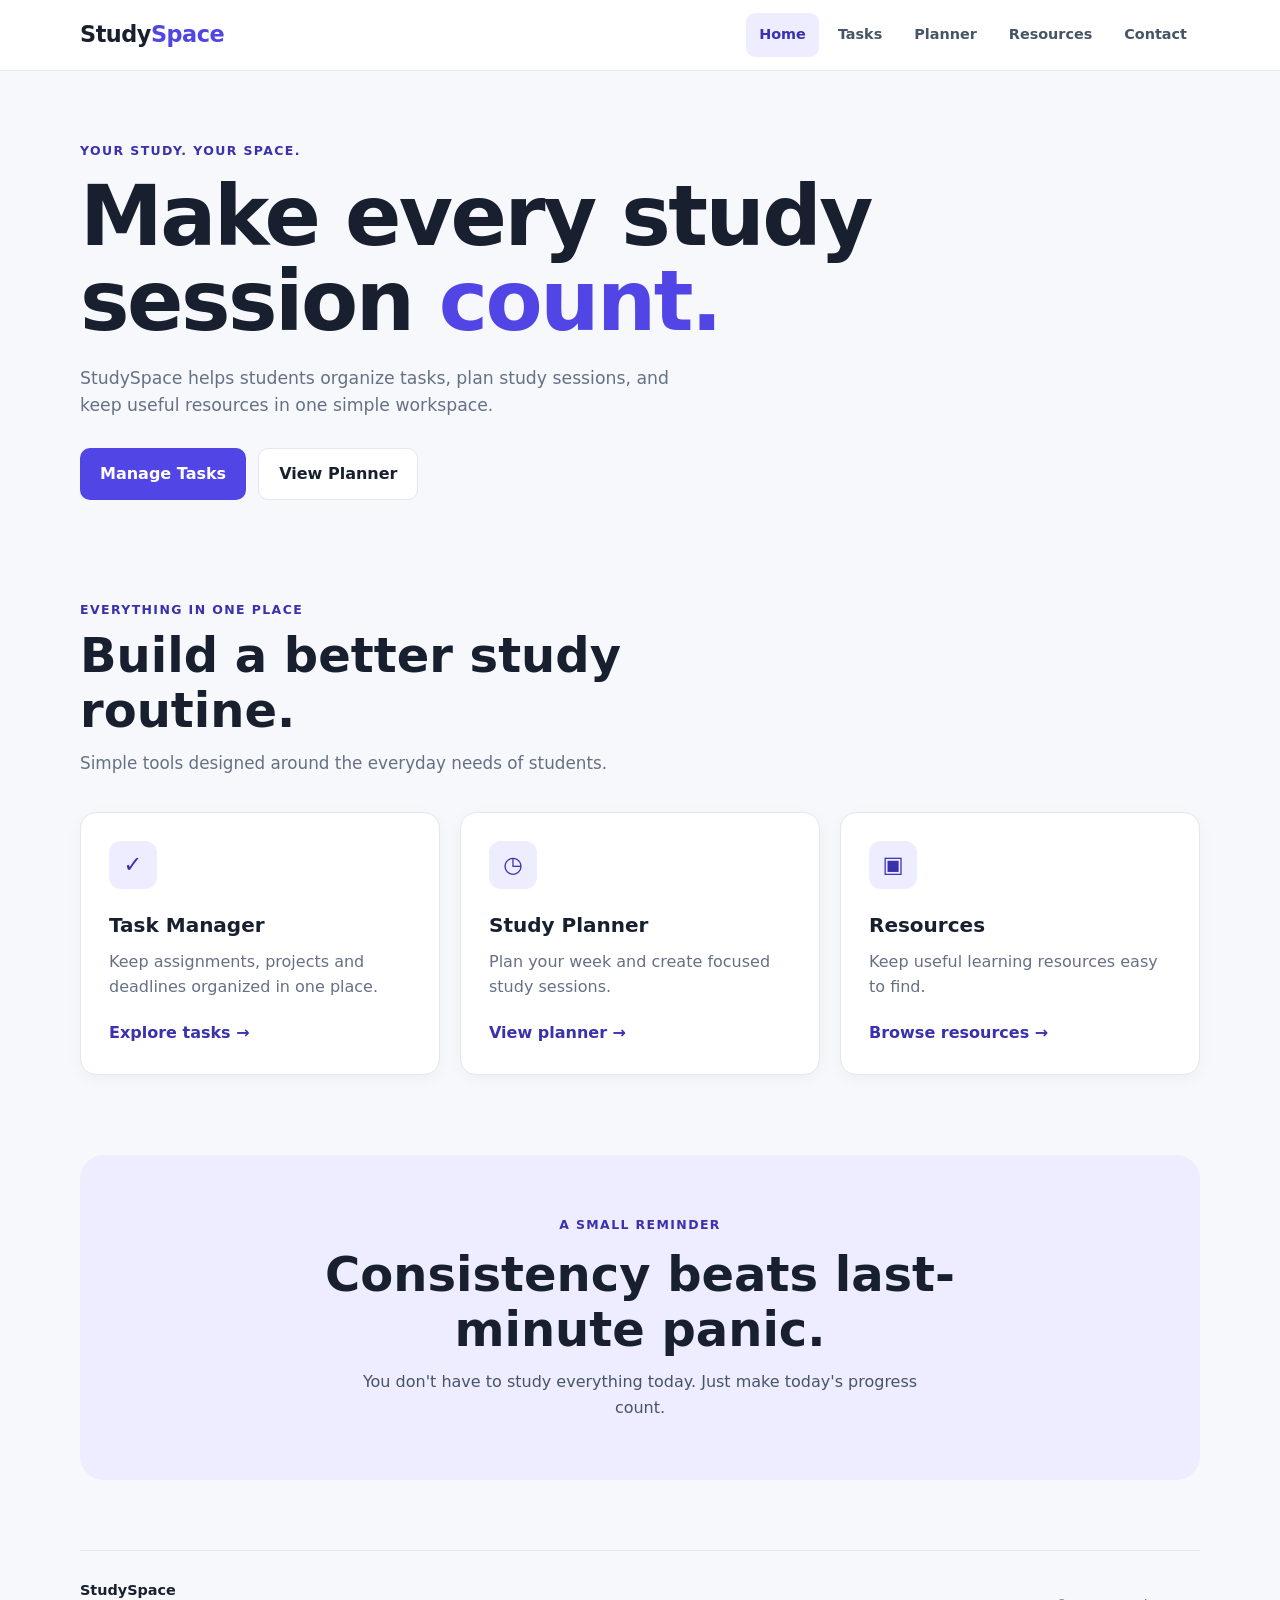
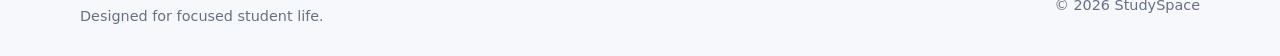
<file: index.html>
<!DOCTYPE html>
<html lang="en">

<head>
    <meta charset="UTF-8">

    <meta
        name="viewport"
        content="width=device-width, initial-scale=1.0"
    >

    <meta
        name="description"
        content="StudySpace is a responsive and accessible student productivity dashboard."
    >

    <title>StudySpace | Student Productivity</title>

    <link rel="stylesheet" href="css/style.css">
</head>

<body>

    <!-- Skip link for keyboard users -->
    <a
        class="skip-link"
        href="#main-content"
    >
        Skip to main content
    </a>


    <!-- ================= HEADER ================= -->

    <header class="site-header">

        <nav
            class="navbar"
            aria-label="Main navigation"
        >

            <a
                class="logo"
                href="index.html"
                aria-label="StudySpace home"
            >
                Study<span>Space</span>
            </a>


            <button
                class="menu-toggle"
                type="button"
                aria-expanded="false"
                aria-controls="nav-menu"
                aria-label="Open navigation menu"
            >
                ☰
            </button>


            <ul
                class="nav-menu"
                id="nav-menu"
            >

                <li>
                    <a
                        class="active"
                        href="index.html"
                        aria-current="page"
                    >
                        Home
                    </a>
                </li>

                <li>
                    <a href="tasks.html">
                        Tasks
                    </a>
                </li>

                <li>
                    <a href="planner.html">
                        Planner
                    </a>
                </li>

                <li>
                    <a href="resources.html">
                        Resources
                    </a>
                </li>

                <li>
                    <a href="contact.html">
                        Contact
                    </a>
                </li>

            </ul>

        </nav>

    </header>


    <!-- ================= MAIN ================= -->

    <main id="main-content">


        <!-- Hero Section -->

        <section class="hero section">

            <div class="hero-content">

                <p class="eyebrow">
                    YOUR STUDY. YOUR SPACE.
                </p>


                <h1>
                    Make every study session
                    <span>count.</span>
                </h1>


                <p class="hero-text">
                    StudySpace helps students organize tasks,
                    plan study sessions, and keep useful resources
                    in one simple workspace.
                </p>


                <div class="hero-actions">

                    <a
                        class="btn btn-primary"
                        href="tasks.html"
                    >
                        Manage Tasks
                    </a>


                    <a
                        class="btn btn-secondary"
                        href="planner.html"
                    >
                        View Planner
                    </a>

                </div>

            </div>

        </section>



        <!-- ================= FEATURES ================= -->

        <section
            class="section"
            aria-labelledby="features-title"
        >

            <div class="section-heading">

                <p class="eyebrow">
                    EVERYTHING IN ONE PLACE
                </p>


                <h2 id="features-title">
                    Build a better study routine.
                </h2>


                <p>
                    Simple tools designed around the everyday
                    needs of students.
                </p>

            </div>


            <div class="feature-grid">


                <!-- Task Manager -->

                <article class="feature-card">

                    <div
                        class="feature-icon"
                        aria-hidden="true"
                    >
                        ✓
                    </div>


                    <h3>
                        Task Manager
                    </h3>


                    <p>
                        Keep assignments, projects and deadlines
                        organized in one place.
                    </p>


                    <a href="tasks.html">
                        Explore tasks →
                    </a>

                </article>



                <!-- Study Planner -->

                <article class="feature-card">

                    <div
                        class="feature-icon"
                        aria-hidden="true"
                    >
                        ◷
                    </div>


                    <h3>
                        Study Planner
                    </h3>


                    <p>
                        Plan your week and create focused
                        study sessions.
                    </p>


                    <a href="planner.html">
                        View planner →
                    </a>

                </article>



                <!-- Resources -->

                <article class="feature-card">

                    <div
                        class="feature-icon"
                        aria-hidden="true"
                    >
                        ▣
                    </div>


                    <h3>
                        Resources
                    </h3>


                    <p>
                        Keep useful learning resources
                        easy to find.
                    </p>


                    <a href="resources.html">
                        Browse resources →
                    </a>

                </article>

            </div>

        </section>



        <!-- ================= QUOTE ================= -->

        <section
            class="section quote-section"
            aria-labelledby="quote-title"
        >

            <div class="quote-card">

                <p class="eyebrow">
                    A SMALL REMINDER
                </p>


                <h2 id="quote-title">
                    Consistency beats last-minute panic.
                </h2>


                <p>
                    You don't have to study everything today.
                    Just make today's progress count.
                </p>

            </div>

        </section>

    </main>



    <!-- ================= FOOTER ================= -->

    <footer class="site-footer">

        <div>

            <strong>
                StudySpace
            </strong>


            <p>
                Designed for focused student life.
            </p>

        </div>


        <p>
            © 2026 StudySpace
        </p>

    </footer>


    <script src="js/main.js"></script>

</body>

</html>
</file>
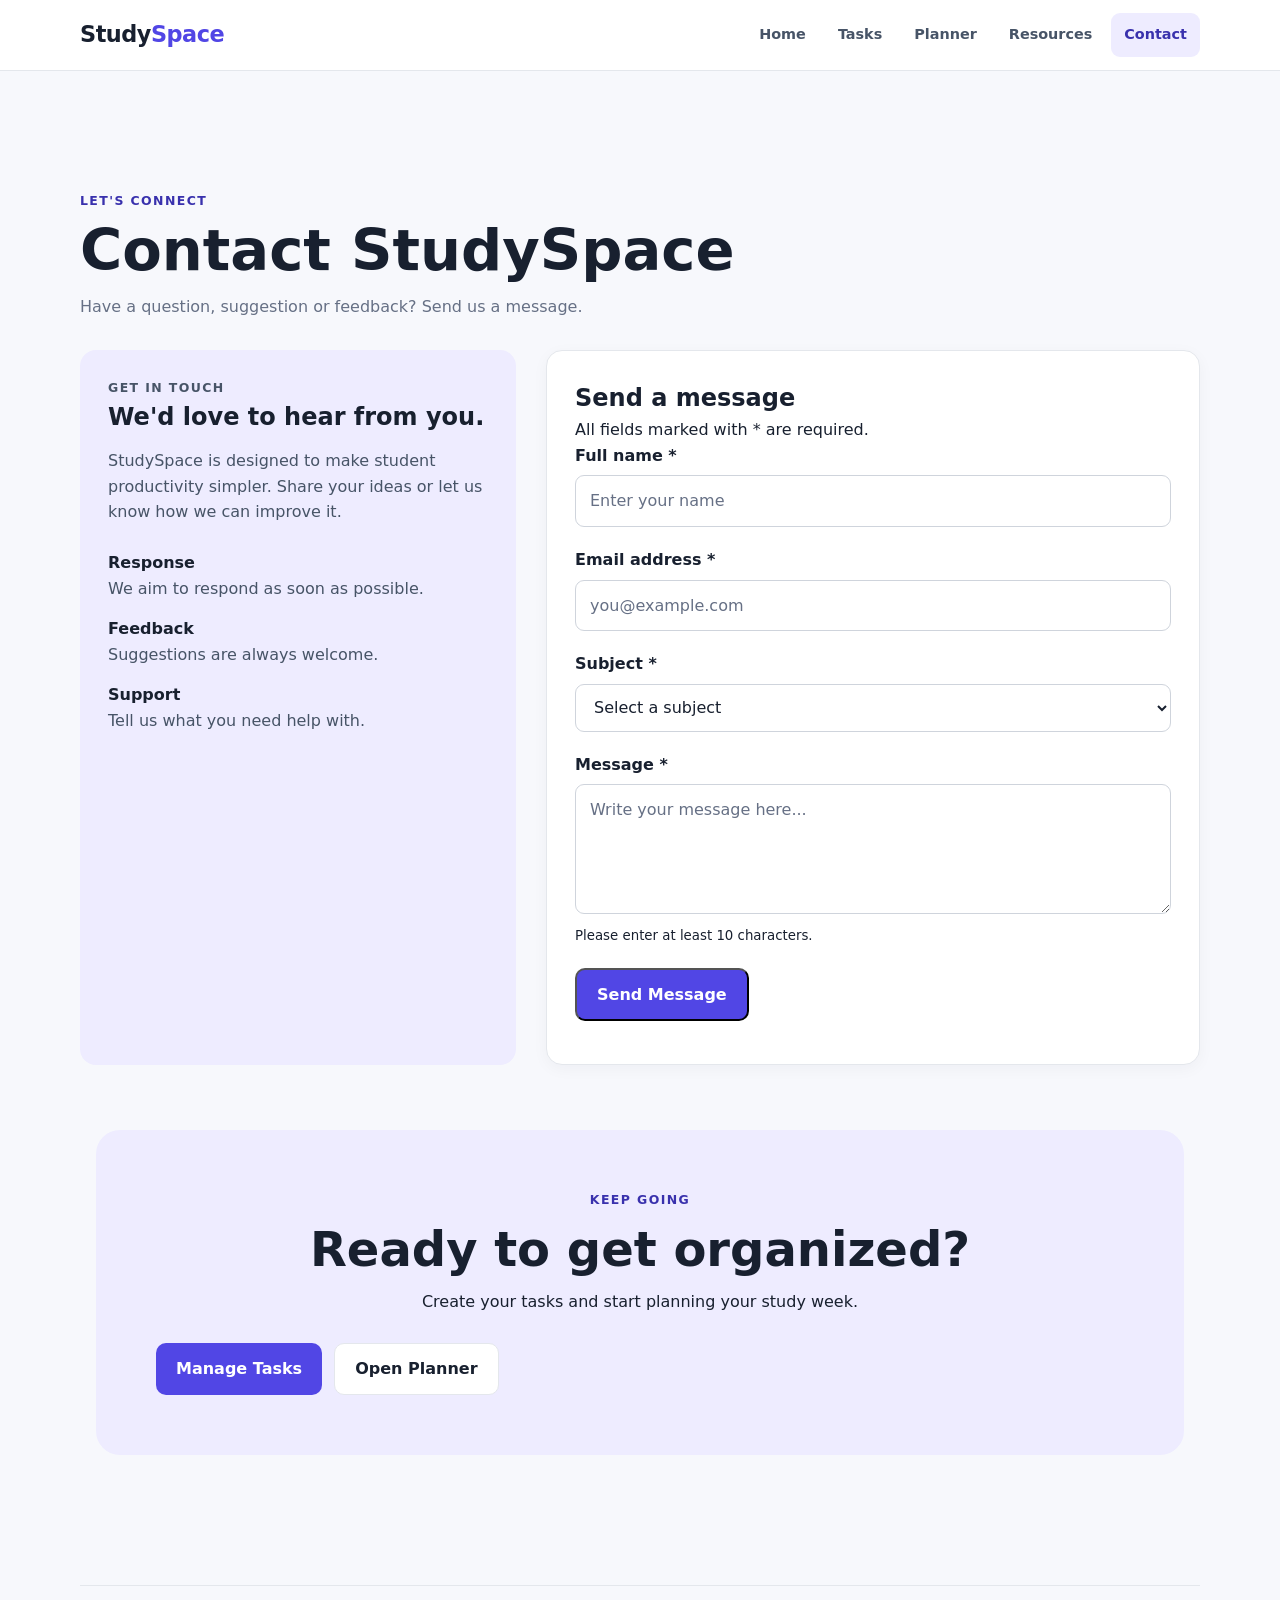
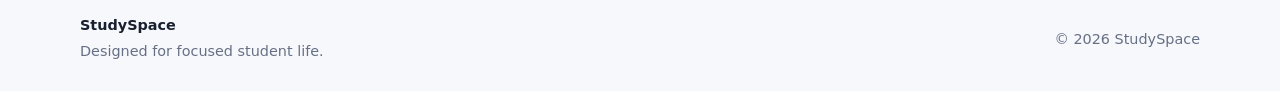
<file: contact.html>
<!DOCTYPE html>
<html lang="en">

<head>
    <meta charset="UTF-8">

    <meta
        name="viewport"
        content="width=device-width, initial-scale=1.0"
    >

    <meta
        name="description"
        content="Contact StudySpace with questions, suggestions or feedback."
    >

    <title>Contact | StudySpace</title>

    <link rel="stylesheet" href="css/style.css">
</head>

<body>

    <!-- Skip navigation -->
    <a class="skip-link" href="#main-content">
        Skip to main content
    </a>


    <!-- Header -->
    <header class="site-header">

        <nav
            class="navbar"
            aria-label="Main navigation"
        >

            <a
                class="logo"
                href="index.html"
                aria-label="StudySpace home"
            >
                Study<span>Space</span>
            </a>


            <button
                class="menu-toggle"
                type="button"
                aria-expanded="false"
                aria-controls="nav-menu"
                aria-label="Open navigation menu"
            >
                ☰
            </button>


            <ul
                class="nav-menu"
                id="nav-menu"
            >

                <li>
                    <a href="index.html">
                        Home
                    </a>
                </li>

                <li>
                    <a href="tasks.html">
                        Tasks
                    </a>
                </li>

                <li>
                    <a href="planner.html">
                        Planner
                    </a>
                </li>

                <li>
                    <a href="resources.html">
                        Resources
                    </a>
                </li>

                <li>
                    <a
                        class="active"
                        href="contact.html"
                        aria-current="page"
                    >
                        Contact
                    </a>
                </li>

            </ul>

        </nav>

    </header>


    <!-- Main content -->
    <main id="main-content">

        <section class="section">

            <!-- Page heading -->
            <div class="page-header">

                <p class="eyebrow">
                    LET'S CONNECT
                </p>

                <h1>
                    Contact StudySpace
                </h1>

                <p>
                    Have a question, suggestion or feedback?
                    Send us a message.
                </p>

            </div>


            <!-- Contact content -->
            <section
                class="contact-grid"
                aria-label="Contact information and form"
            >

                <!-- Information -->
                <div class="contact-info">

                    <p class="eyebrow">
                        GET IN TOUCH
                    </p>

                    <h2>
                        We'd love to hear from you.
                    </h2>

                    <p>
                        StudySpace is designed to make student
                        productivity simpler. Share your ideas
                        or let us know how we can improve it.
                    </p>


                    <div class="contact-details">

                        <div>
                            <strong>
                                Response
                            </strong>

                            <span>
                                We aim to respond as soon as possible.
                            </span>
                        </div>


                        <div>
                            <strong>
                                Feedback
                            </strong>

                            <span>
                                Suggestions are always welcome.
                            </span>
                        </div>


                        <div>
                            <strong>
                                Support
                            </strong>

                            <span>
                                Tell us what you need help with.
                            </span>
                        </div>

                    </div>

                </div>


                <!-- Form -->
                <div class="card">

                    <h2>
                        Send a message
                    </h2>

                    <p>
                        All fields marked with
                        <span aria-hidden="true">*</span>
                        are required.
                    </p>


                    <form
                        id="contact-form"
                        novalidate
                    >

                        <!-- Name -->
                        <div class="form-group">

                            <label for="name">
                                Full name
                                <span aria-hidden="true">*</span>
                            </label>

                            <input
                                type="text"
                                id="name"
                                name="name"
                                placeholder="Enter your name"
                                autocomplete="name"
                                required
                                minlength="2"
                                maxlength="60"
                                aria-describedby="name-error"
                            >

                            <span
                                class="error-message"
                                id="name-error"
                                role="alert"
                            ></span>

                        </div>


                        <!-- Email -->
                        <div class="form-group">

                            <label for="email">
                                Email address
                                <span aria-hidden="true">*</span>
                            </label>

                            <input
                                type="email"
                                id="email"
                                name="email"
                                placeholder="you@example.com"
                                autocomplete="email"
                                required
                                aria-describedby="email-error"
                            >

                            <span
                                class="error-message"
                                id="email-error"
                                role="alert"
                            ></span>

                        </div>


                        <!-- Subject -->
                        <div class="form-group">

                            <label for="subject">
                                Subject
                                <span aria-hidden="true">*</span>
                            </label>

                            <select
                                id="subject"
                                name="subject"
                                required
                                aria-describedby="subject-error"
                            >

                                <option value="">
                                    Select a subject
                                </option>

                                <option value="feedback">
                                    Feedback
                                </option>

                                <option value="suggestion">
                                    Suggestion
                                </option>

                                <option value="support">
                                    Support
                                </option>

                                <option value="other">
                                    Other
                                </option>

                            </select>

                            <span
                                class="error-message"
                                id="subject-error"
                                role="alert"
                            ></span>

                        </div>


                        <!-- Message -->
                        <div class="form-group">

                            <label for="message">
                                Message
                                <span aria-hidden="true">*</span>
                            </label>

                            <textarea
                                id="message"
                                name="message"
                                placeholder="Write your message here..."
                                required
                                minlength="10"
                                maxlength="500"
                                aria-describedby="message-help message-error"
                            ></textarea>

                            <small id="message-help">
                                Please enter at least 10 characters.
                            </small>

                            <span
                                class="error-message"
                                id="message-error"
                                role="alert"
                            ></span>

                        </div>


                        <!-- Submit -->
                        <button
                            class="btn btn-primary"
                            type="submit"
                        >
                            Send Message
                        </button>


                        <!-- Accessible status -->
                        <p
                            id="contact-status"
                            class="success-message"
                            role="status"
                            aria-live="polite"
                        ></p>

                    </form>

                </div>

            </section>


            <!-- Bottom navigation -->
            <section
                class="section"
                aria-labelledby="next-step-title"
            >

                <div class="quote-card">

                    <p class="eyebrow">
                        KEEP GOING
                    </p>

                    <h2 id="next-step-title">
                        Ready to get organized?
                    </h2>

                    <p>
                        Create your tasks and start planning
                        your study week.
                    </p>


                    <div class="hero-actions">

                        <a
                            class="btn btn-primary"
                            href="tasks.html"
                        >
                            Manage Tasks
                        </a>

                        <a
                            class="btn btn-secondary"
                            href="planner.html"
                        >
                            Open Planner
                        </a>

                    </div>

                </div>

            </section>

        </section>

    </main>


    <!-- Footer -->
    <footer class="site-footer">

        <div>

            <strong>
                StudySpace
            </strong>

            <p>
                Designed for focused student life.
            </p>

        </div>

        <p>
            © 2026 StudySpace
        </p>

    </footer>


    <!-- JavaScript -->
    <script src="js/main.js"></script>
    <script src="js/contact.js"></script>

</body>

</html>
</file>
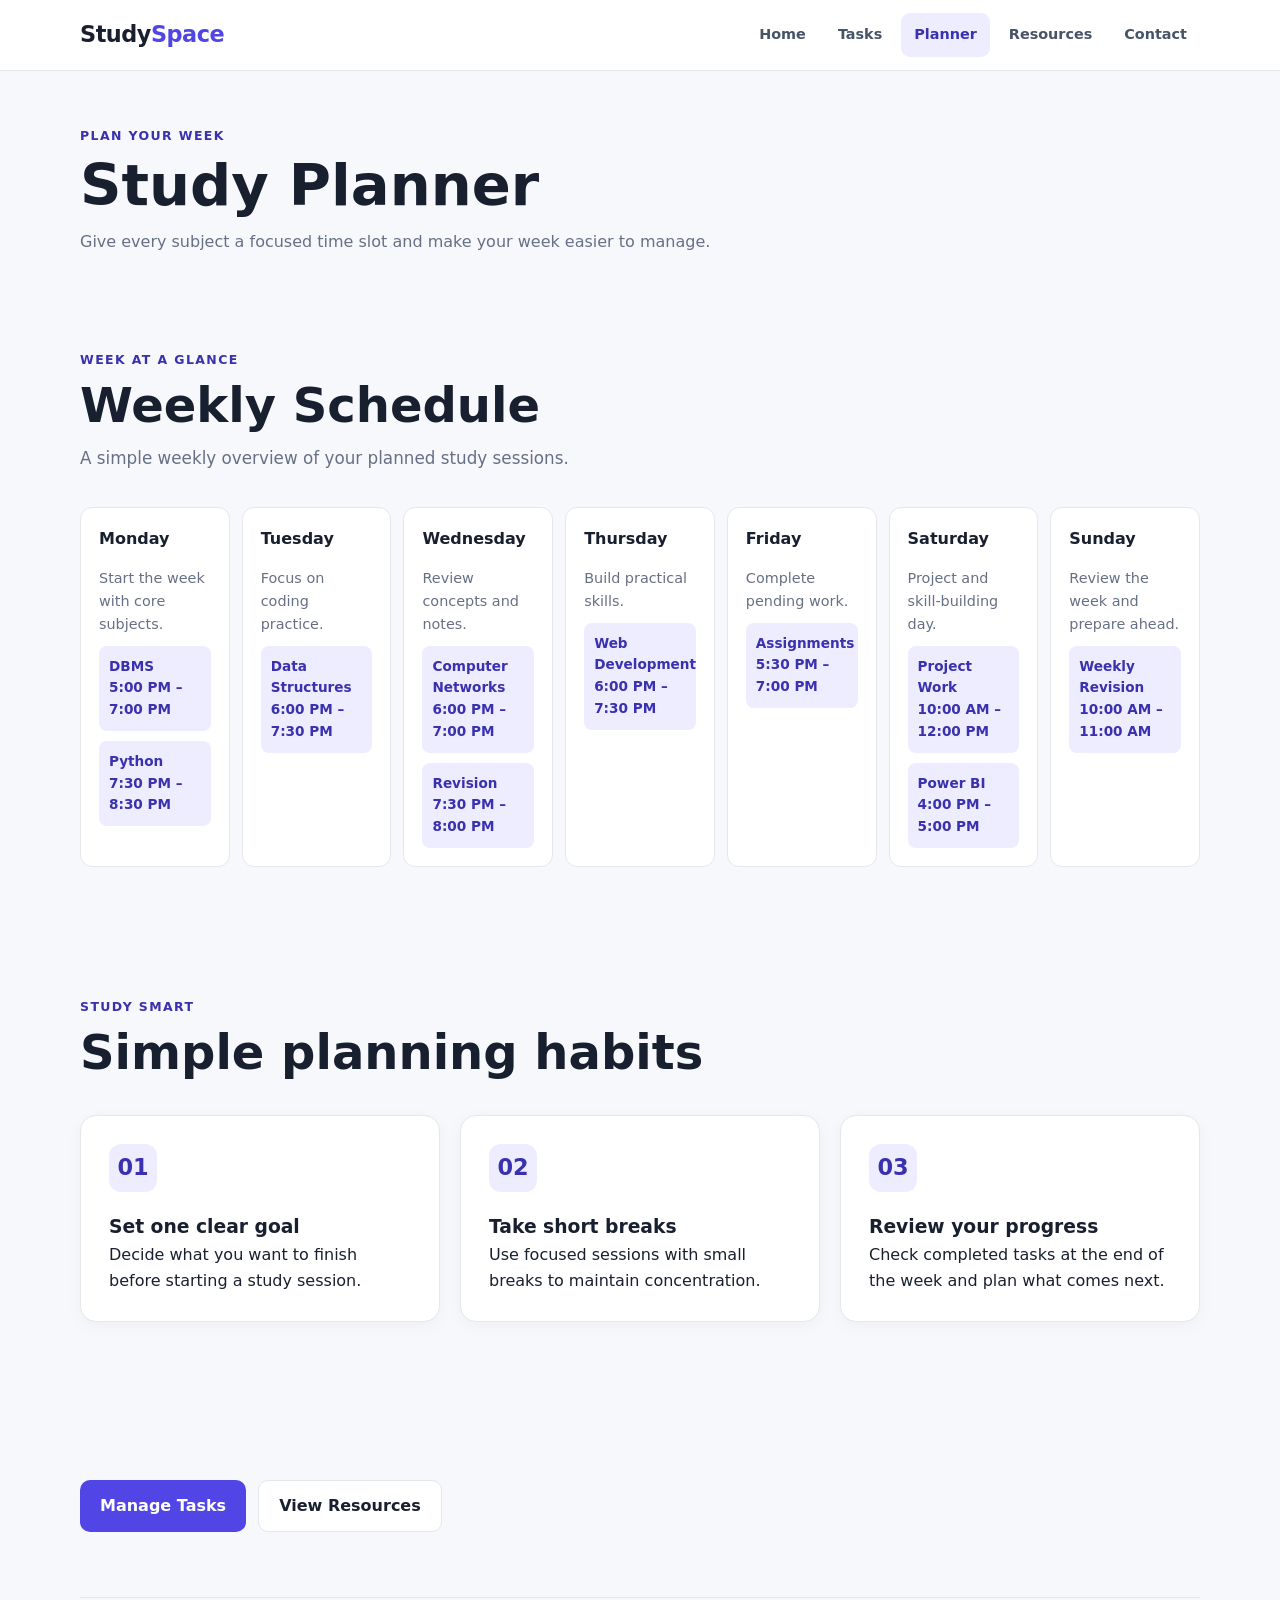
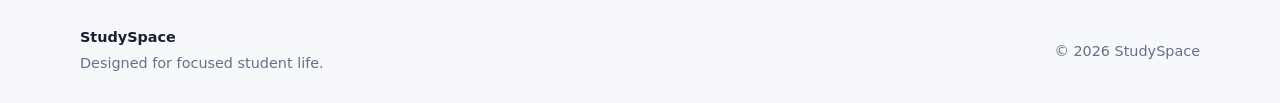
<file: planner.html>
<!DOCTYPE html>
<html lang="en">

<head>

    <meta charset="UTF-8">

    <meta
        name="viewport"
        content="width=device-width, initial-scale=1.0"
    >

    <meta
        name="description"
        content="StudySpace weekly study planner for students."
    >

    <title>Study Planner | StudySpace</title>

    <link rel="stylesheet" href="css/style.css">

</head>


<body>

    <!-- Skip link -->

    <a
        class="skip-link"
        href="#main-content"
    >
        Skip to main content
    </a>


    <!-- ================= HEADER ================= -->

    <header class="site-header">

        <nav
            class="navbar"
            aria-label="Main navigation"
        >

            <a
                class="logo"
                href="index.html"
                aria-label="StudySpace home"
            >
                Study<span>Space</span>
            </a>


            <button
                class="menu-toggle"
                type="button"
                aria-expanded="false"
                aria-controls="nav-menu"
                aria-label="Open navigation menu"
            >
                ☰
            </button>


            <ul
                class="nav-menu"
                id="nav-menu"
            >

                <li>
                    <a href="index.html">
                        Home
                    </a>
                </li>


                <li>
                    <a href="tasks.html">
                        Tasks
                    </a>
                </li>


                <li>
                    <a
                        class="active"
                        href="planner.html"
                        aria-current="page"
                    >
                        Planner
                    </a>
                </li>


                <li>
                    <a href="resources.html">
                        Resources
                    </a>
                </li>


                <li>
                    <a href="contact.html">
                        Contact
                    </a>
                </li>

            </ul>

        </nav>

    </header>


    <!-- ================= MAIN ================= -->

    <main id="main-content">


        <!-- Page heading -->

        <section class="section page-header">

            <p class="eyebrow">
                PLAN YOUR WEEK
            </p>


            <h1>
                Study Planner
            </h1>


            <p>
                Give every subject a focused time slot and
                make your week easier to manage.
            </p>

        </section>



        <!-- ================= WEEKLY SCHEDULE ================= -->

        <section
            class="section"
            aria-labelledby="schedule-title"
        >

            <div class="section-heading">

                <p class="eyebrow">
                    WEEK AT A GLANCE
                </p>


                <h2 id="schedule-title">
                    Weekly Schedule
                </h2>


                <p>
                    A simple weekly overview of your planned
                    study sessions.
                </p>

            </div>


            <div class="schedule-grid">


                <!-- Monday -->

                <article class="schedule-day">

                    <h3>
                        Monday
                    </h3>


                    <p>
                        Start the week with core subjects.
                    </p>


                    <div class="study-block">
                        DBMS<br>
                        5:00 PM – 7:00 PM
                    </div>


                    <div class="study-block">
                        Python<br>
                        7:30 PM – 8:30 PM
                    </div>

                </article>



                <!-- Tuesday -->

                <article class="schedule-day">

                    <h3>
                        Tuesday
                    </h3>


                    <p>
                        Focus on coding practice.
                    </p>


                    <div class="study-block">
                        Data Structures<br>
                        6:00 PM – 7:30 PM
                    </div>

                </article>



                <!-- Wednesday -->

                <article class="schedule-day">

                    <h3>
                        Wednesday
                    </h3>


                    <p>
                        Review concepts and notes.
                    </p>


                    <div class="study-block">
                        Computer Networks<br>
                        6:00 PM – 7:00 PM
                    </div>


                    <div class="study-block">
                        Revision<br>
                        7:30 PM – 8:00 PM
                    </div>

                </article>



                <!-- Thursday -->

                <article class="schedule-day">

                    <h3>
                        Thursday
                    </h3>


                    <p>
                        Build practical skills.
                    </p>


                    <div class="study-block">
                        Web Development<br>
                        6:00 PM – 7:30 PM
                    </div>

                </article>



                <!-- Friday -->

                <article class="schedule-day">

                    <h3>
                        Friday
                    </h3>


                    <p>
                        Complete pending work.
                    </p>


                    <div class="study-block">
                        Assignments<br>
                        5:30 PM – 7:00 PM
                    </div>

                </article>



                <!-- Saturday -->

                <article class="schedule-day">

                    <h3>
                        Saturday
                    </h3>


                    <p>
                        Project and skill-building day.
                    </p>


                    <div class="study-block">
                        Project Work<br>
                        10:00 AM – 12:00 PM
                    </div>


                    <div class="study-block">
                        Power BI<br>
                        4:00 PM – 5:00 PM
                    </div>

                </article>



                <!-- Sunday -->

                <article class="schedule-day">

                    <h3>
                        Sunday
                    </h3>


                    <p>
                        Review the week and prepare ahead.
                    </p>


                    <div class="study-block">
                        Weekly Revision<br>
                        10:00 AM – 11:00 AM
                    </div>

                </article>

            </div>

        </section>



        <!-- ================= STUDY TIPS ================= -->

        <section
            class="section"
            aria-labelledby="tips-title"
        >

            <div class="section-heading">

                <p class="eyebrow">
                    STUDY SMART
                </p>


                <h2 id="tips-title">
                    Simple planning habits
                </h2>

            </div>


            <div class="schedule-tips">


                <!-- Tip 1 -->

                <article class="card">

                    <div
                        class="feature-icon"
                        aria-hidden="true"
                    >
                        01
                    </div>


                    <h3>
                        Set one clear goal
                    </h3>


                    <p>
                        Decide what you want to finish before
                        starting a study session.
                    </p>

                </article>



                <!-- Tip 2 -->

                <article class="card">

                    <div
                        class="feature-icon"
                        aria-hidden="true"
                    >
                        02
                    </div>


                    <h3>
                        Take short breaks
                    </h3>


                    <p>
                        Use focused sessions with small breaks
                        to maintain concentration.
                    </p>

                </article>



                <!-- Tip 3 -->

                <article class="card">

                    <div
                        class="feature-icon"
                        aria-hidden="true"
                    >
                        03
                    </div>


                    <h3>
                        Review your progress
                    </h3>


                    <p>
                        Check completed tasks at the end of the
                        week and plan what comes next.
                    </p>

                </article>

            </div>

        </section>



        <!-- ================= ACTIONS ================= -->

        <section
            class="section"
            aria-label="Planner navigation"
        >

            <div class="hero-actions">

                <a
                    class="btn btn-primary"
                    href="tasks.html"
                >
                    Manage Tasks
                </a>


                <a
                    class="btn btn-secondary"
                    href="resources.html"
                >
                    View Resources
                </a>

            </div>

        </section>

    </main>



    <!-- ================= FOOTER ================= -->

    <footer class="site-footer">

        <div>

            <strong>
                StudySpace
            </strong>


            <p>
                Designed for focused student life.
            </p>

        </div>


        <p>
            © 2026 StudySpace
        </p>

    </footer>


    <script src="js/main.js"></script>

</body>

</html>
</file>
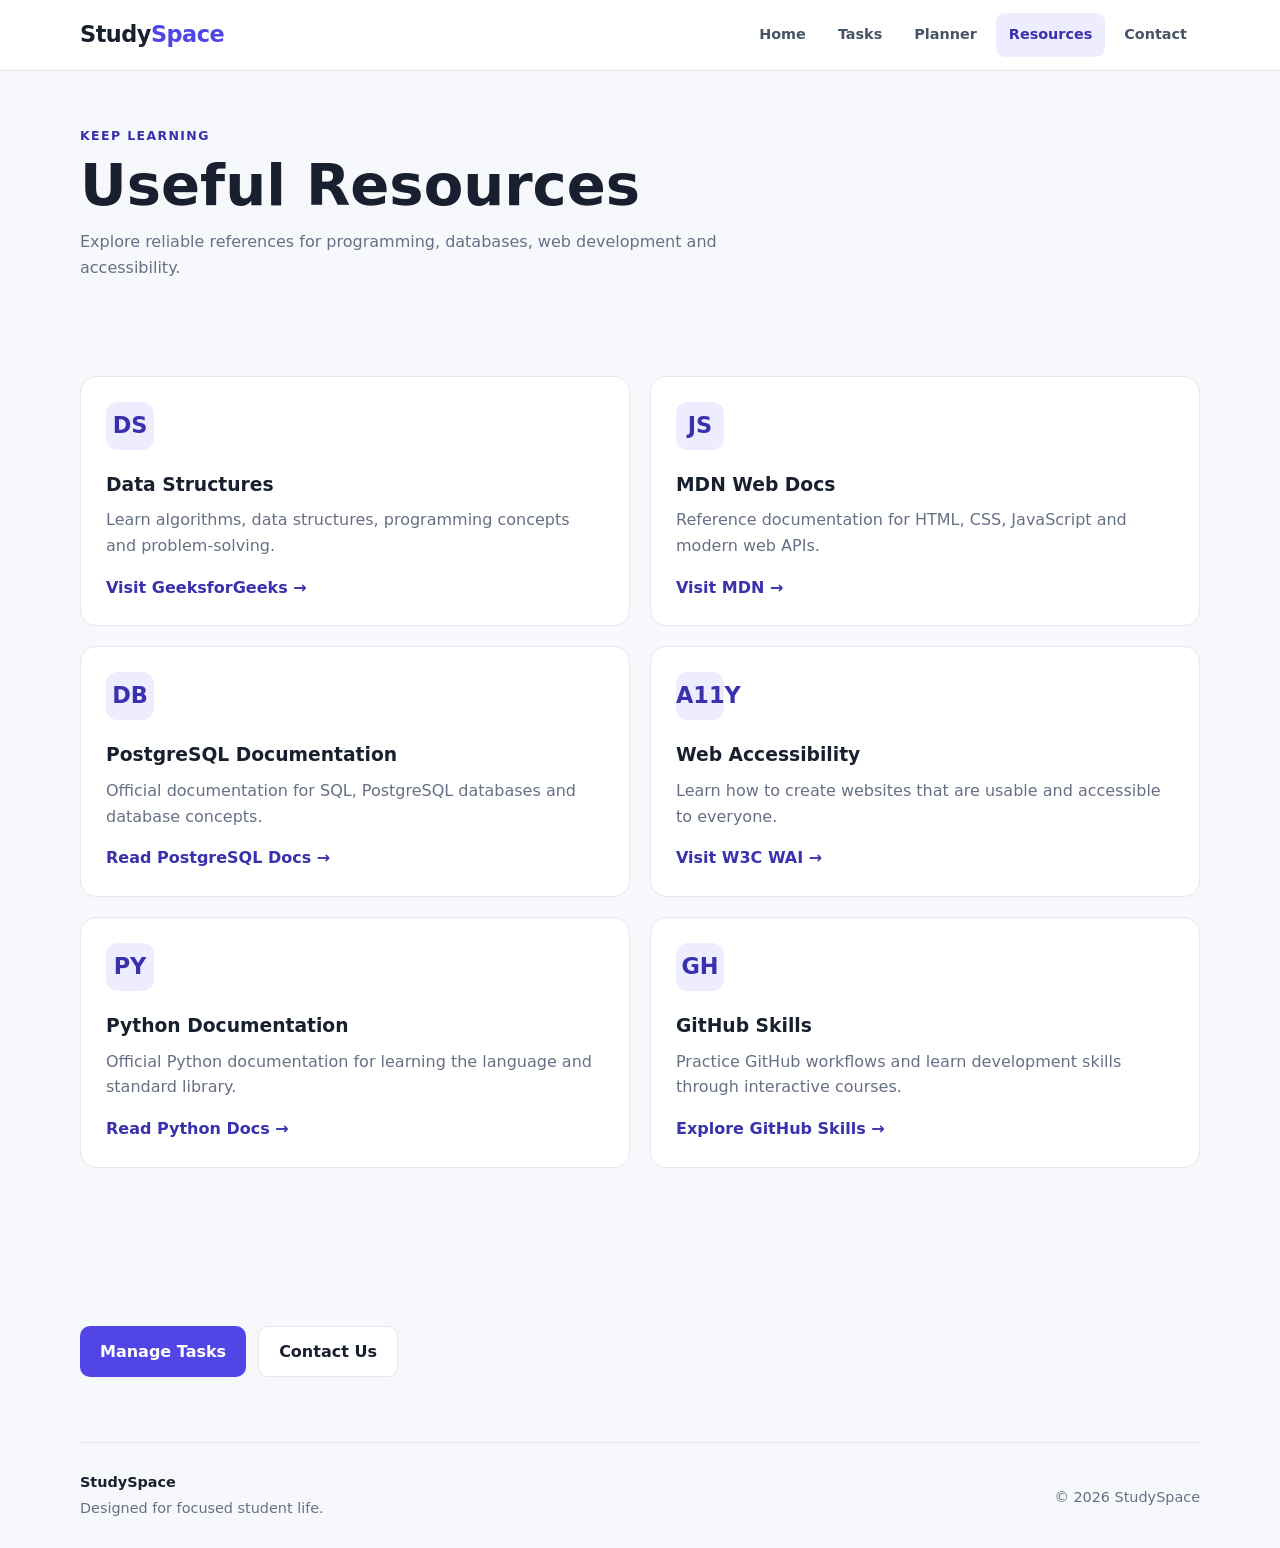
<file: resources.html>
<!DOCTYPE html>
<html lang="en">

<head>

    <meta charset="UTF-8">

    <meta
        name="viewport"
        content="width=device-width, initial-scale=1.0"
    >

    <meta
        name="description"
        content="Useful learning resources for students using StudySpace."
    >

    <title>Resources | StudySpace</title>

    <link rel="stylesheet" href="css/style.css">

</head>


<body>

    <!-- Skip link for keyboard users -->

    <a
        class="skip-link"
        href="#main-content"
    >
        Skip to main content
    </a>


    <!-- ================= HEADER ================= -->

    <header class="site-header">

        <nav
            class="navbar"
            aria-label="Main navigation"
        >

            <a
                class="logo"
                href="index.html"
                aria-label="StudySpace home"
            >
                Study<span>Space</span>
            </a>


            <button
                class="menu-toggle"
                type="button"
                aria-expanded="false"
                aria-controls="nav-menu"
                aria-label="Open navigation menu"
            >
                ☰
            </button>


            <ul
                class="nav-menu"
                id="nav-menu"
            >

                <li>
                    <a href="index.html">
                        Home
                    </a>
                </li>


                <li>
                    <a href="tasks.html">
                        Tasks
                    </a>
                </li>


                <li>
                    <a href="planner.html">
                        Planner
                    </a>
                </li>


                <li>
                    <a
                        class="active"
                        href="resources.html"
                        aria-current="page"
                    >
                        Resources
                    </a>
                </li>


                <li>
                    <a href="contact.html">
                        Contact
                    </a>
                </li>

            </ul>

        </nav>

    </header>


    <!-- ================= MAIN ================= -->

    <main id="main-content">


        <!-- Page Header -->

        <section class="section page-header">

            <p class="eyebrow">
                KEEP LEARNING
            </p>


            <h1>
                Useful Resources
            </h1>


            <p>
                Explore reliable references for programming,
                databases, web development and accessibility.
            </p>

        </section>



        <!-- ================= RESOURCE CARDS ================= -->

        <section
            class="section"
            aria-labelledby="resources-title"
        >

            <h2
                id="resources-title"
                class="visually-hidden"
            >
                Learning Resources
            </h2>


            <div class="resource-grid">


                <!-- Data Structures -->

                <article class="resource-card">

                    <div
                        class="feature-icon"
                        aria-hidden="true"
                    >
                        DS
                    </div>


                    <h3>
                        Data Structures
                    </h3>


                    <p>
                        Learn algorithms, data structures,
                        programming concepts and problem-solving.
                    </p>


                    <a
                        href="https://www.geeksforgeeks.org/"
                        target="_blank"
                        rel="noopener noreferrer"
                        aria-label="Visit GeeksforGeeks"
                    >
                        Visit GeeksforGeeks →
                    </a>

                </article>



                <!-- MDN -->

                <article class="resource-card">

                    <div
                        class="feature-icon"
                        aria-hidden="true"
                    >
                        JS
                    </div>


                    <h3>
                        MDN Web Docs
                    </h3>


                    <p>
                        Reference documentation for HTML,
                        CSS, JavaScript and modern web APIs.
                    </p>


                    <a
                        href="https://developer.mozilla.org/"
                        target="_blank"
                        rel="noopener noreferrer"
                        aria-label="Visit MDN Web Docs"
                    >
                        Visit MDN →
                    </a>

                </article>



                <!-- PostgreSQL -->

                <article class="resource-card">

                    <div
                        class="feature-icon"
                        aria-hidden="true"
                    >
                        DB
                    </div>


                    <h3>
                        PostgreSQL Documentation
                    </h3>


                    <p>
                        Official documentation for SQL,
                        PostgreSQL databases and database concepts.
                    </p>


                    <a
                        href="https://www.postgresql.org/docs/"
                        target="_blank"
                        rel="noopener noreferrer"
                        aria-label="Read PostgreSQL documentation"
                    >
                        Read PostgreSQL Docs →
                    </a>

                </article>



                <!-- W3C -->

                <article class="resource-card">

                    <div
                        class="feature-icon"
                        aria-hidden="true"
                    >
                        A11Y
                    </div>


                    <h3>
                        Web Accessibility
                    </h3>


                    <p>
                        Learn how to create websites that are
                        usable and accessible to everyone.
                    </p>


                    <a
                        href="https://www.w3.org/WAI/"
                        target="_blank"
                        rel="noopener noreferrer"
                        aria-label="Visit W3C Web Accessibility Initiative"
                    >
                        Visit W3C WAI →
                    </a>

                </article>



                <!-- Python -->

                <article class="resource-card">

                    <div
                        class="feature-icon"
                        aria-hidden="true"
                    >
                        PY
                    </div>


                    <h3>
                        Python Documentation
                    </h3>


                    <p>
                        Official Python documentation for learning
                        the language and standard library.
                    </p>


                    <a
                        href="https://docs.python.org/3/"
                        target="_blank"
                        rel="noopener noreferrer"
                        aria-label="Read Python documentation"
                    >
                        Read Python Docs →
                    </a>

                </article>



                <!-- GitHub Skills -->

                <article class="resource-card">

                    <div
                        class="feature-icon"
                        aria-hidden="true"
                    >
                        GH
                    </div>


                    <h3>
                        GitHub Skills
                    </h3>


                    <p>
                        Practice GitHub workflows and learn
                        development skills through interactive courses.
                    </p>


                    <a
                        href="https://skills.github.com/"
                        target="_blank"
                        rel="noopener noreferrer"
                        aria-label="Explore GitHub Skills"
                    >
                        Explore GitHub Skills →
                    </a>

                </article>

            </div>

        </section>



        <!-- ================= ACTIONS ================= -->

        <section
            class="section"
            aria-label="Resource navigation"
        >

            <div class="hero-actions">

                <a
                    class="btn btn-primary"
                    href="tasks.html"
                >
                    Manage Tasks
                </a>


                <a
                    class="btn btn-secondary"
                    href="contact.html"
                >
                    Contact Us
                </a>

            </div>

        </section>

    </main>



    <!-- ================= FOOTER ================= -->

    <footer class="site-footer">

        <div>

            <strong>
                StudySpace
            </strong>


            <p>
                Designed for focused student life.
            </p>

        </div>


        <p>
            © 2026 StudySpace
        </p>

    </footer>


    <script src="js/main.js"></script>

</body>

</html>
</file>
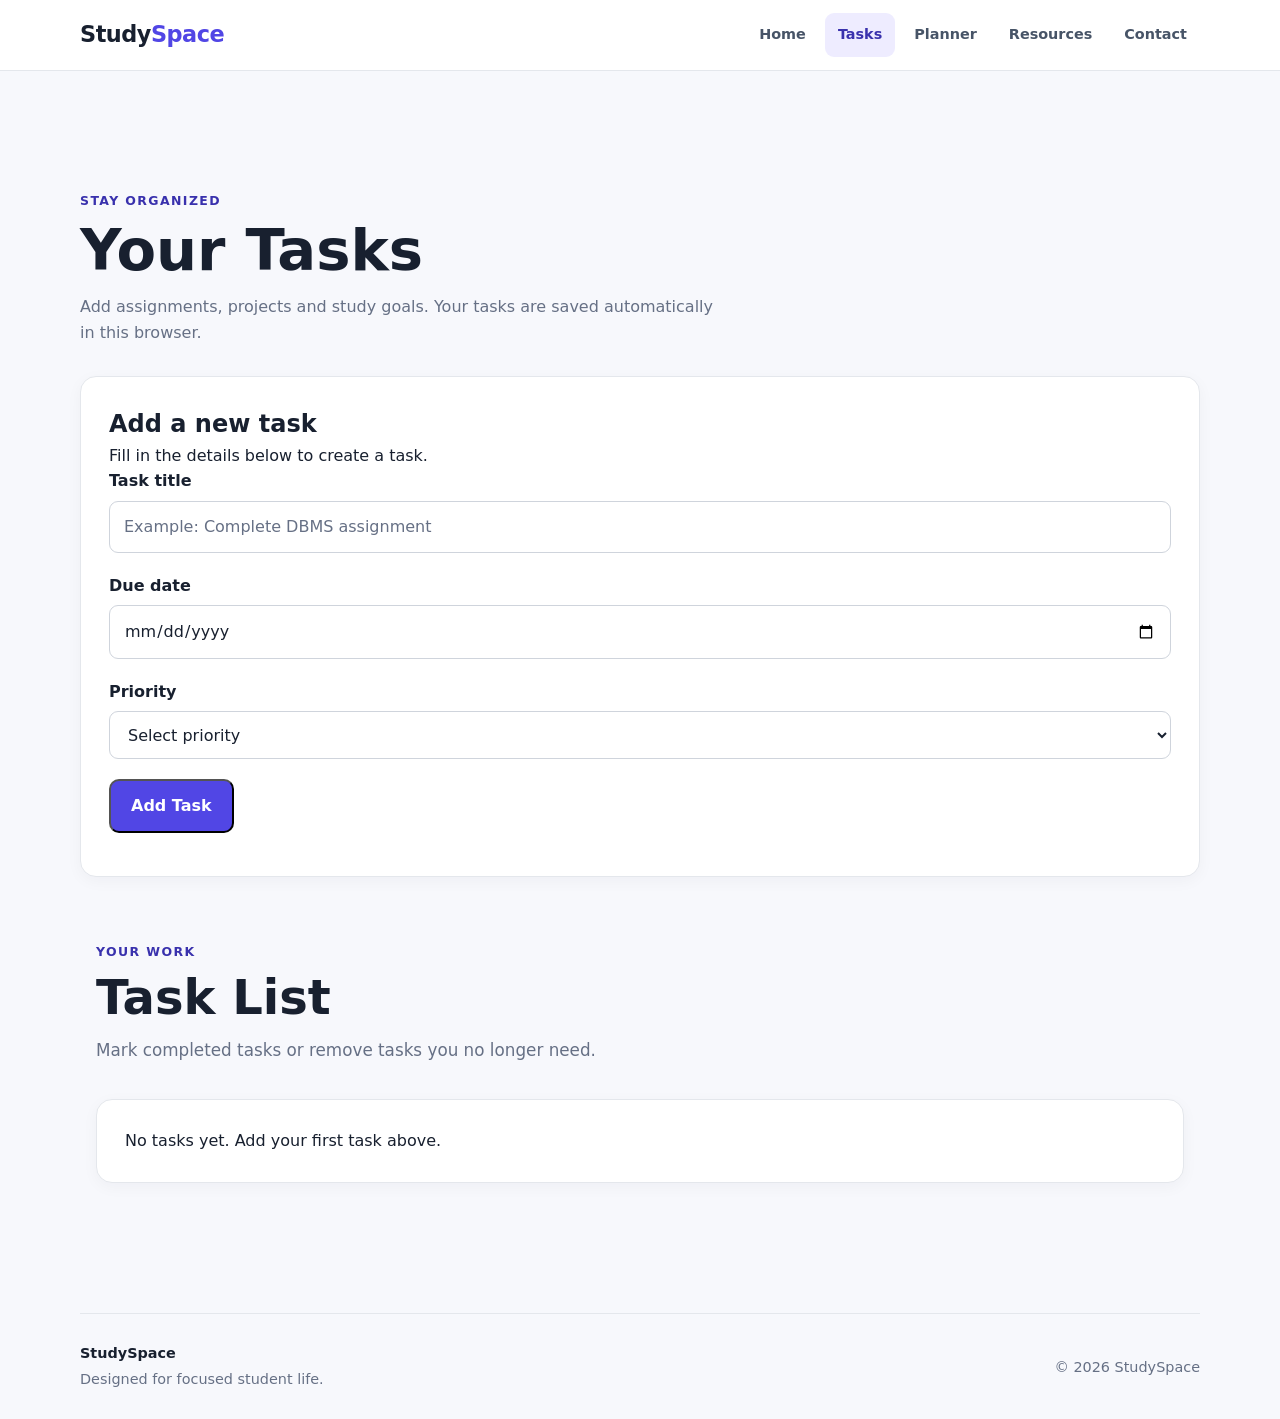
<file: tasks.html>
<!DOCTYPE html>
<html lang="en">

<head>
    <meta charset="UTF-8">

    <meta
        name="viewport"
        content="width=device-width, initial-scale=1.0"
    >

    <meta
        name="description"
        content="StudySpace task manager for organizing assignments, projects and deadlines."
    >

    <title>Tasks | StudySpace</title>

    <link rel="stylesheet" href="css/style.css">
</head>

<body>

    <!-- Skip navigation -->
    <a class="skip-link" href="#main-content">
        Skip to main content
    </a>


    <!-- Header -->
    <header class="site-header">

        <nav
            class="navbar"
            aria-label="Main navigation"
        >

            <a
                class="logo"
                href="index.html"
                aria-label="StudySpace home"
            >
                Study<span>Space</span>
            </a>


            <button
                class="menu-toggle"
                type="button"
                aria-expanded="false"
                aria-controls="nav-menu"
                aria-label="Open navigation menu"
            >
                ☰
            </button>


            <ul
                class="nav-menu"
                id="nav-menu"
            >

                <li>
                    <a href="index.html">
                        Home
                    </a>
                </li>

                <li>
                    <a
                        class="active"
                        href="tasks.html"
                        aria-current="page"
                    >
                        Tasks
                    </a>
                </li>

                <li>
                    <a href="planner.html">
                        Planner
                    </a>
                </li>

                <li>
                    <a href="resources.html">
                        Resources
                    </a>
                </li>

                <li>
                    <a href="contact.html">
                        Contact
                    </a>
                </li>

            </ul>

        </nav>

    </header>


    <!-- Main -->
    <main id="main-content">

        <section class="section">

            <!-- Page heading -->
            <div class="page-header">

                <p class="eyebrow">
                    STAY ORGANIZED
                </p>

                <h1>
                    Your Tasks
                </h1>

                <p>
                    Add assignments, projects and study goals.
                    Your tasks are saved automatically in this browser.
                </p>

            </div>


            <!-- Add task -->
            <section
                class="card"
                aria-labelledby="add-task-title"
            >

                <h2 id="add-task-title">
                    Add a new task
                </h2>

                <p>
                    Fill in the details below to create a task.
                </p>


                <form
                    id="task-form"
                    novalidate
                >

                    <div class="form-group">

                        <label for="task-title">
                            Task title
                        </label>

                        <input
                            type="text"
                            id="task-title"
                            name="task-title"
                            placeholder="Example: Complete DBMS assignment"
                            required
                            maxlength="100"
                            autocomplete="off"
                            aria-describedby="task-title-error"
                        >

                        <span
                            class="error-message"
                            id="task-title-error"
                            role="alert"
                        ></span>

                    </div>


                    <div class="form-group">

                        <label for="task-date">
                            Due date
                        </label>

                        <input
                            type="date"
                            id="task-date"
                            name="task-date"
                            required
                            aria-describedby="task-date-error"
                        >

                        <span
                            class="error-message"
                            id="task-date-error"
                            role="alert"
                        ></span>

                    </div>


                    <div class="form-group">

                        <label for="task-priority">
                            Priority
                        </label>

                        <select
                            id="task-priority"
                            name="task-priority"
                            required
                        >

                            <option value="">
                                Select priority
                            </option>

                            <option value="High">
                                High
                            </option>

                            <option value="Medium">
                                Medium
                            </option>

                            <option value="Low">
                                Low
                            </option>

                        </select>

                    </div>


                    <button
                        class="btn btn-primary"
                        type="submit"
                    >
                        Add Task
                    </button>


                    <p
                        id="task-form-status"
                        class="success-message"
                        role="status"
                        aria-live="polite"
                    ></p>

                </form>

            </section>


            <!-- Task list -->
            <section
                class="section"
                aria-labelledby="task-list-title"
            >

                <div class="section-heading">

                    <p class="eyebrow">
                        YOUR WORK
                    </p>

                    <h2 id="task-list-title">
                        Task List
                    </h2>

                    <p>
                        Mark completed tasks or remove tasks
                        you no longer need.
                    </p>

                </div>


                <!-- JavaScript inserts tasks here -->
                <div
                    class="task-list"
                    id="task-list"
                    aria-live="polite"
                    aria-label="Your tasks"
                ></div>


                <!-- Empty state -->
                <p
                    id="empty-state"
                    class="card"
                    role="status"
                >
                    No tasks yet. Add your first task above.
                </p>

            </section>

        </section>

    </main>


    <!-- Footer -->
    <footer class="site-footer">

        <div>

            <strong>
                StudySpace
            </strong>

            <p>
                Designed for focused student life.
            </p>

        </div>

        <p>
            © 2026 StudySpace
        </p>

    </footer>


    <!-- JavaScript -->
    <script src="js/main.js"></script>
    <script src="js/tasks.js"></script>

</body>

</html>
</file>
<file: css/style.css>
/* ====================================
   StudySpace
   Responsive & Accessible Student Dashboard
   ================================ */


/* ================= VARIABLES ================= */

:root {

    --background: #f7f8fc;

    --surface: #ffffff;

    --text: #18202f;

    --muted: #667085;

    --primary: #5146e5;

    --primary-dark: #3931ad;

    --border: #e4e7ec;

    --success: #087443;

    --danger: #b42318;

    --radius: 16px;

    --shadow:
        0 10px 30px rgba(16, 24, 40, 0.08);

    --container: 1120px;
}


/* ================= RESET ================= */

* {
    margin: 0;
    padding: 0;
    box-sizing: border-box;
}


html {
    scroll-behavior: smooth;
}


body {

    font-family:
        Inter,
        system-ui,
        -apple-system,
        BlinkMacSystemFont,
        "Segoe UI",
        sans-serif;

    background: var(--background);

    color: var(--text);

    line-height: 1.6;

    min-width: 320px;

    overflow-x: hidden;
}


img {

    max-width: 100%;

    display: block;
}


a {

    color: inherit;

    text-decoration: none;
}


button,
input,
textarea,
select {

    font: inherit;
}


button {

    cursor: pointer;
}


/* ================= ACCESSIBILITY ================= */

.skip-link {

    position: fixed;

    top: -100px;

    left: 16px;

    z-index: 9999;

    padding: 12px 18px;

    background: var(--text);

    color: #ffffff;

    border-radius: 8px;

    font-weight: 700;
}


.skip-link:focus {

    top: 16px;
}


/* Keyboard focus */

:focus-visible {

    outline: 3px solid var(--text);

    outline-offset: 3px;
}


/* ================= COMMON LAYOUT ================= */

.container {

    width:
        min(
            calc(100% - 32px),
            var(--container)
        );

    margin-inline: auto;
}


.section {

    width:
        min(
            calc(100% - 32px),
            var(--container)
        );

    margin-inline: auto;

    padding: 65px 0;
}


.section-heading {

    max-width: 680px;

    margin-bottom: 35px;
}


.section-heading h2 {

    margin: 8px 0 12px;

    font-size:
        clamp(
            2rem,
            5vw,
            3rem
        );

    line-height: 1.15;
}


.section-heading > p:last-child {

    color: var(--muted);

    font-size: 1.05rem;
}


.eyebrow {

    color: var(--primary-dark);

    font-size: 0.78rem;

    font-weight: 800;

    letter-spacing: 1.4px;
}


/* ================= HEADER ================= */

.site-header {

    position: sticky;

    top: 0;

    z-index: 1000;

    background:
        rgba(255, 255, 255, 0.96);

    border-bottom:
        1px solid var(--border);

    backdrop-filter: blur(10px);
}


.navbar {

    width:
        min(
            calc(100% - 32px),
            var(--container)
        );

    min-height: 70px;

    margin-inline: auto;

    display: flex;

    align-items: center;

    justify-content: space-between;

    gap: 24px;
}


.logo {

    font-size: 1.4rem;

    font-weight: 800;

    letter-spacing: -0.5px;

    white-space: nowrap;
}


.logo span {

    color: var(--primary);
}


/* Desktop navigation */

.nav-menu {

    display: flex;

    align-items: center;

    gap: 6px;

    list-style: none;
}


.nav-menu a {

    display: block;

    padding: 10px 13px;

    border-radius: 9px;

    color: #475467;

    font-size: 0.9rem;

    font-weight: 600;

    transition:
        background 0.2s ease,
        color 0.2s ease;
}


.nav-menu a:hover {

    background: #f0efff;

    color: var(--primary-dark);
}


.nav-menu a.active {

    background: #eeecff;

    color: var(--primary-dark);
}


/* Mobile menu button */

.menu-toggle {

    display: none;

    width: 46px;

    height: 46px;

    border:
        1px solid var(--border);

    border-radius: 10px;

    background: var(--surface);

    color: var(--text);

    font-size: 1.3rem;
}


/* ================= HERO ================= */

.hero {

    min-height: auto;

    display: grid;

    grid-template-columns: 1fr;

    align-items: center;

    padding-top: 70px;

    padding-bottom: 35px;
}


.hero-content {

    max-width: 820px;
}


.hero h1 {

    margin: 14px 0 20px;

    font-size:
        clamp(
            2.7rem,
            7vw,
            5.2rem
        );

    line-height: 1.02;

    letter-spacing: -2.5px;
}


.hero h1 span {

    color: var(--primary);
}


.hero-text {

    max-width: 620px;

    color: var(--muted);

    font-size: 1.08rem;
}


.hero-actions {

    display: flex;

    flex-wrap: wrap;

    gap: 12px;

    margin-top: 28px;
}


/* ================= BUTTONS ================= */

.btn {

    min-height: 48px;

    display: inline-flex;

    align-items: center;

    justify-content: center;

    padding:
        12px 20px;

    border-radius: 10px;

    font-weight: 700;

    transition:
        transform 0.2s ease,
        background 0.2s ease,
        border-color 0.2s ease;
}


.btn:hover {

    transform: translateY(-2px);
}


.btn-primary {

    background: var(--primary);

    color: #ffffff;
}


.btn-primary:hover {

    background: var(--primary-dark);
}


.btn-secondary {

    background: #ffffff;

    color: var(--text);

    border:
        1px solid var(--border);
}


.btn-secondary:hover {

    background: #f9fafb;
}


/* ================= FEATURE CARDS ================= */

.feature-grid {

    display: grid;

    grid-template-columns:
        repeat(
            3,
            minmax(0, 1fr)
        );

    gap: 20px;
}


.feature-card {

    padding: 28px;

    background: var(--surface);

    border:
        1px solid var(--border);

    border-radius: var(--radius);

    box-shadow:
        0 4px 16px
        rgba(16, 24, 40, 0.04);

    transition:
        transform 0.2s ease,
        box-shadow 0.2s ease;
}


.feature-card:hover {

    transform: translateY(-4px);

    box-shadow: var(--shadow);
}


.feature-icon {

    width: 48px;

    height: 48px;

    display: grid;

    place-items: center;

    margin-bottom: 20px;

    background: #eeecff;

    color: var(--primary-dark);

    border-radius: 12px;

    font-size: 1.4rem;

    font-weight: 800;
}


.feature-card h3 {

    margin-bottom: 8px;

    font-size: 1.25rem;
}


.feature-card p {

    margin-bottom: 20px;

    color: var(--muted);
}


.feature-card a {

    color: var(--primary-dark);

    font-weight: 700;
}


.feature-card a:hover {

    text-decoration: underline;
}


/* ================= QUOTE ================= */

.quote-section {

    padding-top: 15px;

    padding-bottom: 70px;
}


.quote-card {

    padding:
        clamp(
            28px,
            6vw,
            60px
        );

    background: #eeecff;

    border-radius: 24px;

    text-align: center;
}


.quote-card h2 {

    max-width: 750px;

    margin: 12px auto;

    font-size:
        clamp(
            1.8rem,
            5vw,
            3rem
        );

    line-height: 1.15;
}


.quote-card p:last-child {

    max-width: 600px;

    margin-inline: auto;

    color: #475467;
}


/* ================= FOOTER ================= */

.site-footer {

    width:
        min(
            calc(100% - 32px),
            var(--container)
        );

    margin-inline: auto;

    padding: 28px 0;

    border-top:
        1px solid var(--border);

    display: flex;

    justify-content: space-between;

    align-items: center;

    gap: 20px;

    color: var(--muted);

    font-size: 0.9rem;
}


.site-footer strong {

    color: var(--text);
}


.site-footer p {

    margin-top: 3px;
}


/*==============SHARED PAGES================= */


/* ========= PAGE HEADER ========== */

.page-header {

    padding:
        55px 0 30px;
}


.page-header h1 {

    margin: 8px 0 12px;

    font-size:
        clamp(
            2.2rem,
            6vw,
            3.6rem
        );

    line-height: 1.1;
}


.page-header p:last-child {

    max-width: 650px;

    color: var(--muted);
}


/* ================= CARDS ================= */

.card {

    padding: 28px;

    background: var(--surface);

    border:
        1px solid var(--border);

    border-radius: var(--radius);

    box-shadow:
        0 4px 16px
        rgba(16, 24, 40, 0.04);
}


/* ================= FORMS ================= */

.form-group {

    margin-bottom: 20px;
}


.form-group label {

    display: block;

    margin-bottom: 7px;

    font-weight: 700;
}


.form-group input,
.form-group textarea,
.form-group select {

    width: 100%;

    min-height: 48px;

    padding:
        12px 14px;

    background: #ffffff;

    border:
        1px solid #cfd4dc;

    border-radius: 9px;

    color: var(--text);
}


.form-group textarea {

    min-height: 130px;

    resize: vertical;
}


.form-group input::placeholder,
.form-group textarea::placeholder {

    color: #667085;
}


.form-group input:focus,
.form-group textarea:focus,
.form-group select:focus {

    border-color: var(--primary);
}


.error-message {

    display: block;

    margin-top: 5px;

    color: var(--danger);

    font-size: 0.88rem;
}


.success-message {

    margin-top: 15px;

    color: var(--success);

    font-weight: 700;
}


/* ================= TASKS ================= */

.task-list {

    display: grid;

    gap: 12px;

    margin-top: 25px;
}


.task-item {

    display: flex;

    align-items: center;

    justify-content: space-between;

    gap: 15px;

    padding: 18px;

    background: #ffffff;

    border:
        1px solid var(--border);

    border-radius: 12px;
}


.task-content {

    min-width: 0;
}


.task-content h3 {

    overflow-wrap: anywhere;
}


.task-content p {

    color: var(--muted);

    font-size: 0.9rem;
}


.task-item.completed
.task-content h3 {

    color: var(--muted);

    text-decoration: line-through;
}


.task-actions {

    display: flex;

    flex-wrap: wrap;

    gap: 8px;
}


.icon-btn {

    min-width: 44px;

    min-height: 44px;

    padding:
        8px 12px;

    border:
        1px solid var(--border);

    border-radius: 8px;

    background: #ffffff;

    color: var(--text);

    font-weight: 700;
}


.icon-btn:hover {

    background: #f2f4f7;
}


.delete-btn {

    color: var(--danger);
}


/* ========= PLANNER============== */


/* Desktop */

.schedule-grid {

    display: grid;

    grid-template-columns:
        repeat(
            7,
            minmax(0, 1fr)
        );

    gap: 12px;

    width: 100%;
}


.schedule-day {

    min-width: 0;

    min-height: 180px;

    padding: 18px;

    background: #ffffff;

    border:
        1px solid var(--border);

    border-radius: 12px;
}


.schedule-day h3 {

    margin-bottom: 15px;

    font-size: 1rem;
}


.schedule-day p {

    color: var(--muted);

    font-size: 0.9rem;
}


.study-block {

    margin-top: 10px;

    padding: 10px;

    background: #eeecff;

    border-radius: 8px;

    color: var(--primary-dark);

    font-size: 0.85rem;

    font-weight: 700;
}


/* Planner tips */

.schedule-tips {

    display: grid;

    grid-template-columns:
        repeat(
            3,
            minmax(0, 1fr)
        );

    gap: 20px;

    margin-top: 35px;
}


/* ===========RESOURCES============ */

.resource-grid {

    display: grid;

    grid-template-columns:
        repeat(
            2,
            minmax(0, 1fr)
        );

    gap: 20px;
}


.resource-card {

    padding: 25px;

    background: #ffffff;

    border:
        1px solid var(--border);

    border-radius: var(--radius);
}


.resource-card h3 {

    margin-bottom: 8px;
}


.resource-card p {

    margin-bottom: 16px;

    color: var(--muted);
}


.resource-card a {

    color: var(--primary-dark);

    font-weight: 700;
}


.resource-card a:hover {

    text-decoration: underline;
}


/* ============CONTACT=========== */

.contact-grid {

    display: grid;

    grid-template-columns:
        0.8fr
        1.2fr;

    gap: 30px;
}


.contact-info {

    padding: 28px;

    background: #eeecff;

    border-radius: var(--radius);
}


.contact-info h2 {

    margin-bottom: 12px;
}


.contact-info p {

    color: #475467;
}


.contact-details {

    display: grid;

    gap: 15px;

    margin-top: 25px;
}


.contact-details strong {

    display: block;
}


.contact-details span {

    color: #475467;
}


/* =========================================================
   RESPONSIVE DESIGN
   ========================================================= */


/* ================= TABLET ================= */

@media (max-width: 1000px) {

    .feature-grid {

        grid-template-columns:
            repeat(
                2,
                minmax(0, 1fr)
            );
    }


    /*
       Planner becomes 2 columns.
       This prevents tiny unreadable cards.
    */

    .schedule-grid {

        grid-template-columns:
            repeat(
                2,
                minmax(0, 1fr)
            );
    }


    .schedule-tips {

        grid-template-columns:
            repeat(
                2,
                minmax(0, 1fr)
            );
    }


    .contact-grid {

        grid-template-columns: 1fr;
    }
}


/* ================= MOBILE NAV ================= */

@media (max-width: 700px) {

    .navbar {

        position: relative;
    }


    .menu-toggle {

        display: inline-grid;

        place-items: center;
    }


    .nav-menu {

        position: absolute;

        top: calc(100% + 1px);

        left: 0;

        right: 0;

        display: none;

        flex-direction: column;

        align-items: stretch;

        padding: 12px;

        background: #ffffff;

        border:
            1px solid var(--border);

        border-top: 0;

        box-shadow: var(--shadow);
    }


    .nav-menu.open {

        display: flex;
    }


    .nav-menu a {

        width: 100%;
    }


    .site-footer {

        flex-direction: column;

        align-items: flex-start;
    }
}


/* ================= MOBILE ================= */

@media (max-width: 600px) {

    .section {

        padding: 40px 0;
    }


    .hero {

        min-height: auto;

        padding-top: 35px;

        padding-bottom: 25px;
    }


    .hero h1 {

        letter-spacing: -1.5px;

        font-size:
            clamp(
                2.4rem,
                12vw,
                3.4rem
            );
    }


    .hero-text {

        font-size: 1rem;
    }


    .hero-actions {

        flex-direction: column;

        margin-top: 24px;
    }


    .hero-actions .btn {

        width: 100%;
    }


    .feature-grid {

        grid-template-columns: 1fr;
    }


    .resource-grid {

        grid-template-columns: 1fr;
    }


    /*
       IMPORTANT:
       Planner days stack vertically on mobile.
       No horizontal scrolling required.
    */

    .schedule-grid {

        grid-template-columns: 1fr;

        gap: 14px;
    }


    .schedule-day {

        min-height: auto;

        padding: 20px;
    }


    .schedule-tips {

        grid-template-columns: 1fr;

        gap: 15px;
    }


    .task-item {

        align-items: flex-start;

        flex-direction: column;
    }


    .task-actions {

        width: 100%;
    }


    .task-actions .icon-btn {

        flex: 1;
    }


    .contact-grid {

        grid-template-columns: 1fr;
    }
}


/* ================= 360PX FIRST ================= */

@media (max-width: 380px) {

    .container,
    .section,
    .navbar,
    .site-footer {

        width:
            calc(100% - 24px);
    }


    .hero {

        padding-top: 25px;

        padding-bottom: 20px;
    }


    .hero h1 {

        font-size: 2.45rem;
    }


    .hero-text {

        font-size: 0.96rem;
    }


    .card,
    .contact-info,
    .resource-card,
    .feature-card {

        padding: 20px;
    }


    .section-heading {

        margin-bottom: 28px;
    }


    .quote-card {

        padding: 28px 20px;
    }


    .schedule-day {

        padding: 18px;
    }


    .study-block {

        padding: 12px;
    }
}


/* ================= REDUCED MOTION ================= */

@media (prefers-reduced-motion: reduce) {

    html {

        scroll-behavior: auto;
    }


    *,
    *::before,
    *::after {

        transition-duration:
            0.01ms !important;

        animation-duration:
            0.01ms !important;

        animation-iteration-count:
            1 !important;
    }
}
/* Visually hidden but available to screen readers */

.visually-hidden {
    position: absolute;
    width: 1px;
    height: 1px;
    padding: 0;
    margin: -1px;
    overflow: hidden;
    clip: rect(0, 0, 0, 0);
    white-space: nowrap;
    border: 0;
}
</file>
